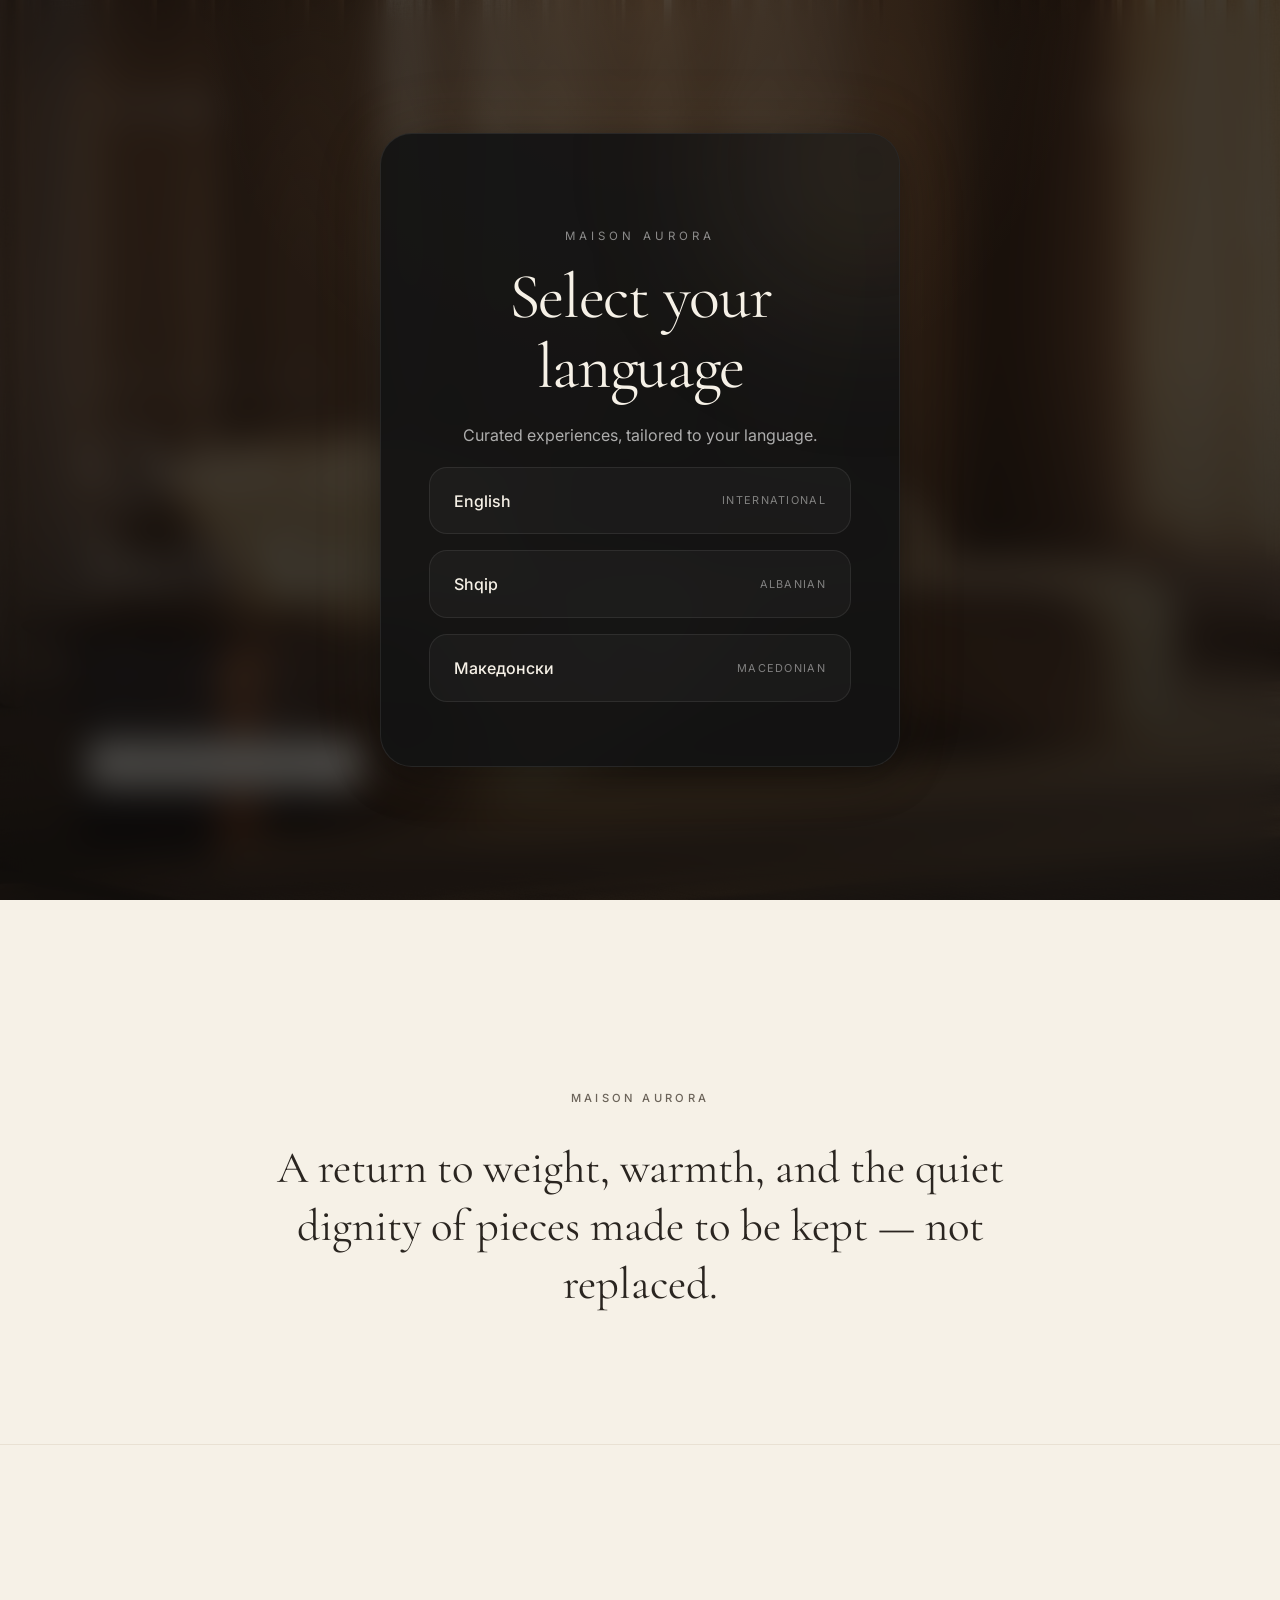
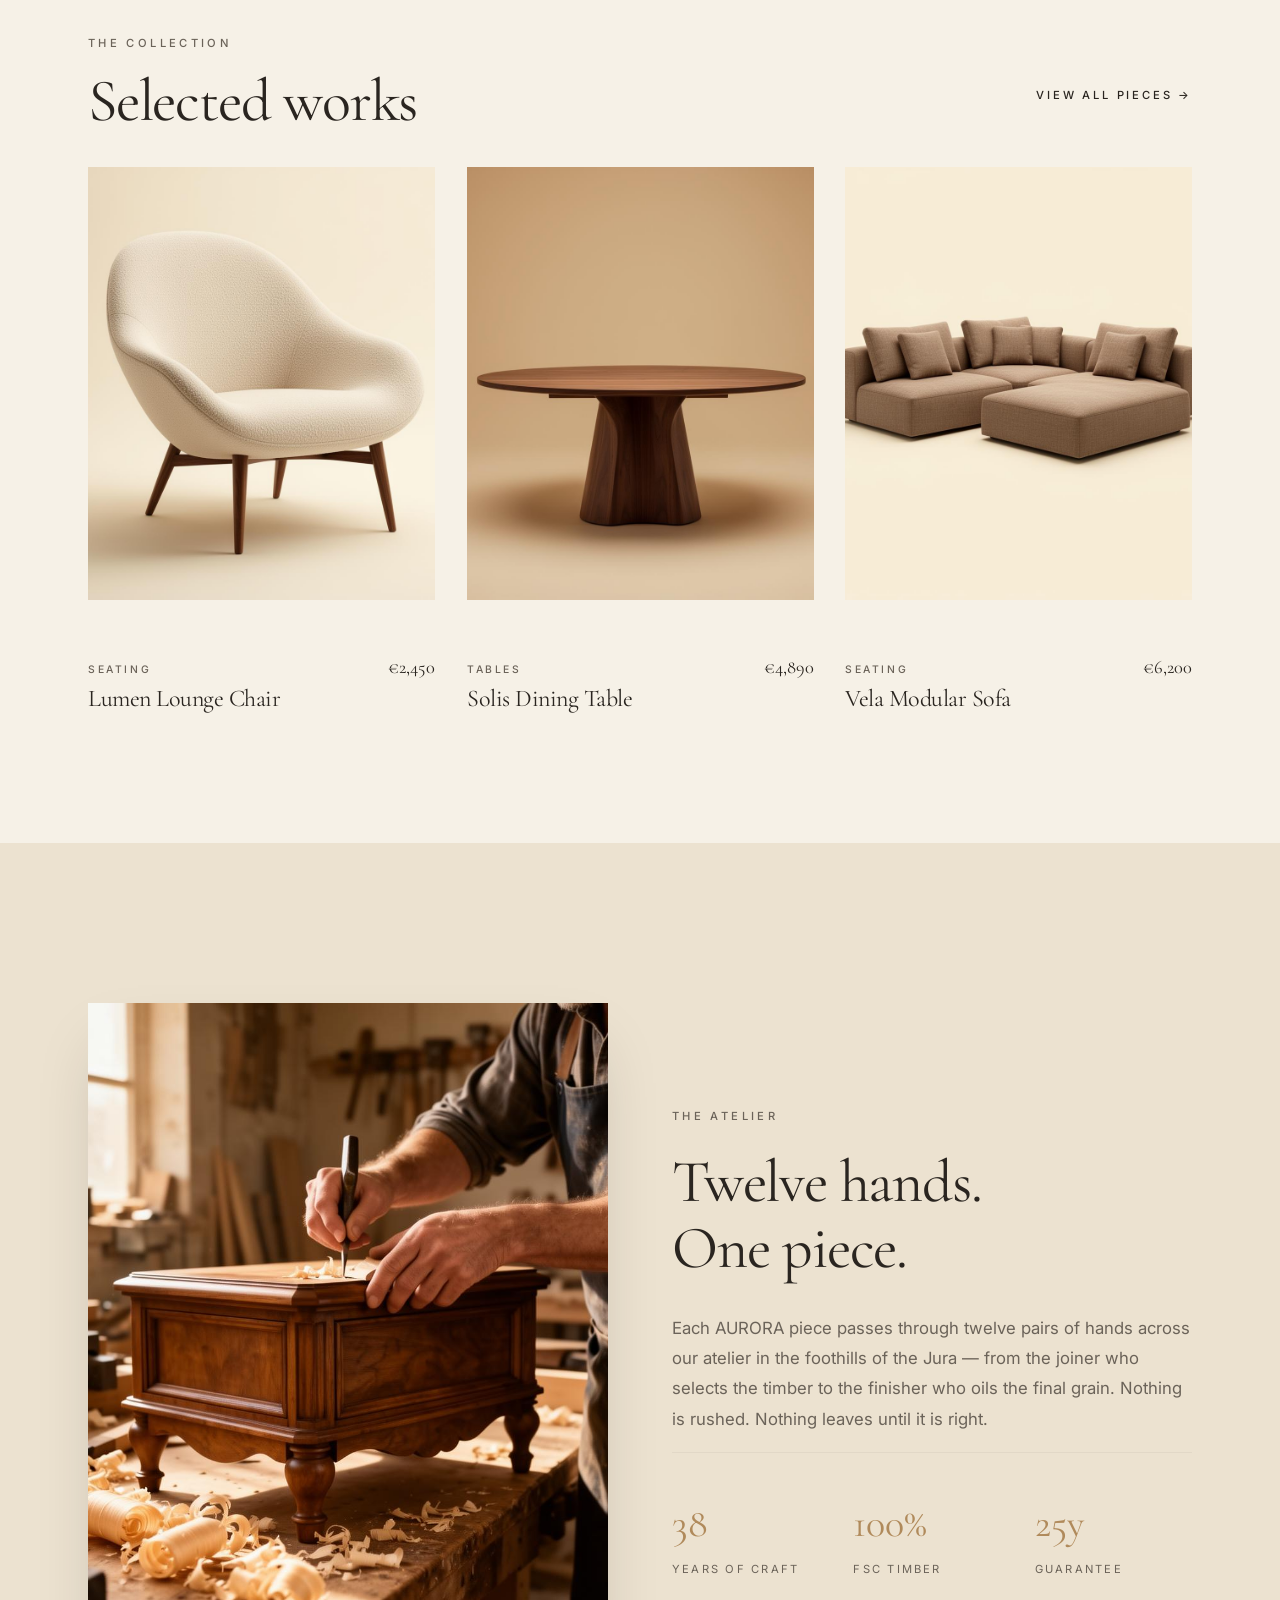
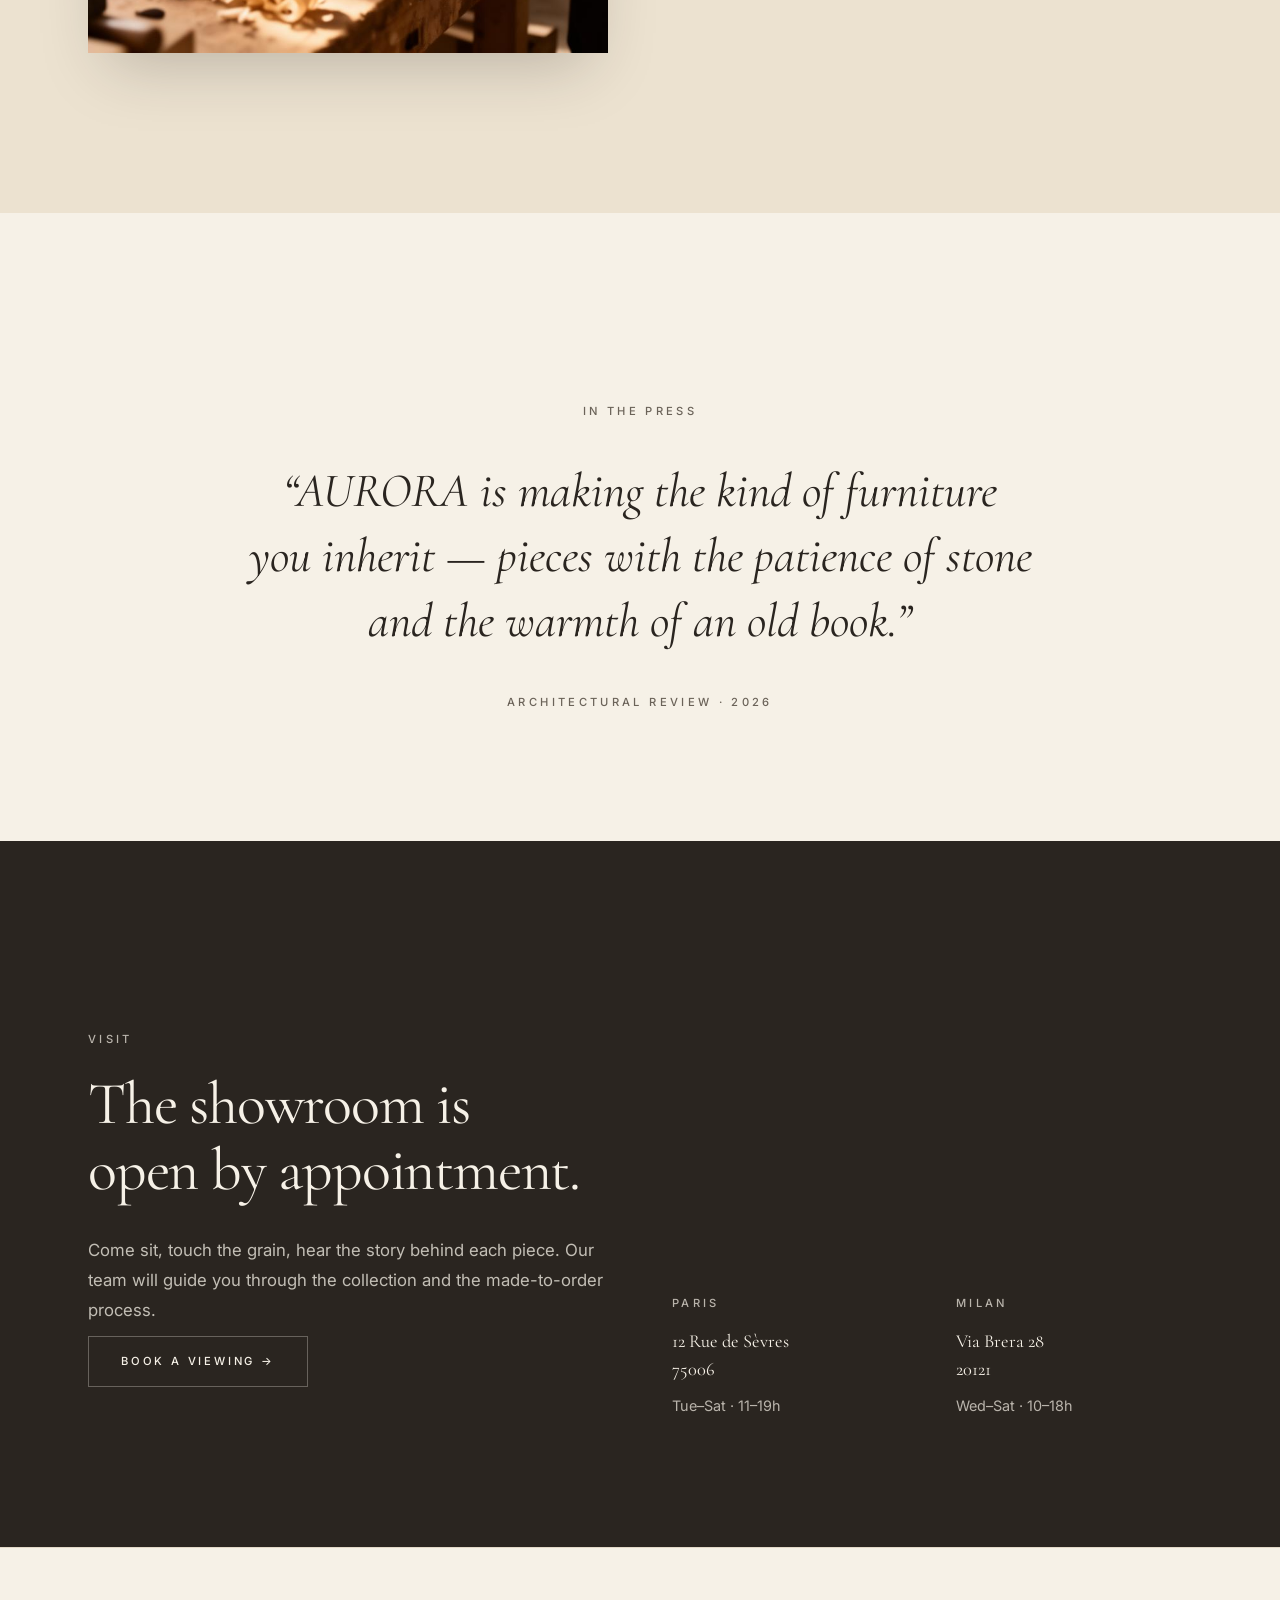
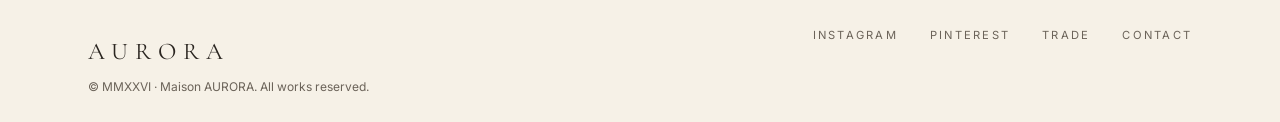
<file: index.html>
<!doctype html>
<html lang="en">
<head>
<meta charset="utf-8" />
<meta name="viewport" content="width=device-width, initial-scale=1" />
<title>AURORA</title>
<meta name="description" content="AURORA crafts timeless furniture in solid wood and natural fibres. Pieces designed for a lifetime of living." />
<link rel="preconnect" href="https://fonts.googleapis.com">
<link rel="preconnect" href="https://fonts.gstatic.com" crossorigin>
<link href="https://fonts.googleapis.com/css2?family=Cormorant+Garamond:wght@300;400;500&family=Inter:wght@300;400;500;600&display=swap" rel="stylesheet">
<link rel="stylesheet" href="styles.css" />
</head>
<body>

<div class="lang-popup" id="langPopup">
  <div class="lang-card">
    <div class="lang-glow"></div>

    <p class="lang-mini">Maison AURORA</p>
    <h2>Select your language</h2>
    <p class="lang-sub">
      Curated experiences, tailored to your language.
    </p>

    <div class="lang-options">
        <a class="lang-btn" href="#" onclick="setLanguage('en'); return false;">
          <span>English</span>
          <small>International</small>
        </a>

        <a class="lang-btn" href="./index-al.html">
          <span>Shqip</span>
          <small>Albanian</small>
        </a>

        <a class="lang-btn" href="./index-mk.html">
          <span>Македонски</span>
          <small>Macedonian</small>
        </a>
    </div>
  </div>
</div>

<header class="nav">
  <div class="nav-inner">
    <a href="#" class="logo"><img src="./assets/white-logo-noback.png" height="150px" alt=""></a>
    <nav class="nav-links">
      <a href="#collection">Collection</a>
      <a href="#craft">Craft</a>
      <a href="#journal">Journal</a>
      <a href="#visit">Visit</a>
    </nav>
    <a href="#collection" class="nav-cta">Showroom →</a>
  </div>
</header>

<section class="hero">
  <img src="assets/aurora-hero.jpg" alt="Curved bouclé sofa in a sunlit minimalist interior" class="hero-img" />
  <div class="hero-overlay"></div>
  <div class="hero-tint"></div>
  <div class="hero-content">
    <p class="eyebrow eyebrow-light">Spring Collection · MMXXVI</p>
    <h1>Quiet objects,<br/>built for a lifetime.</h1>
    <p class="hero-lead">AURORA designs and makes heirloom furniture from solid wood, natural stone and woven fibre — shaped slowly, by hand, in our atelier.</p>
    <div class="hero-actions">
      <a href="#collection" class="btn btn-primary">Discover Collection <span>→</span></a>
      <a href="#craft" class="link-light">Our craft</a>
    </div>
  </div>
</section>

<section class="intro">
  <div class="container narrow center">
    <p class="eyebrow">Maison AURORA</p>
    <p class="intro-text">A return to weight, warmth, and the quiet dignity of pieces made to be kept — not replaced.</p>
  </div>
</section>

<section id="collection" class="collection">
  <div class="container">
    <div class="section-head">
      <div>
        <p class="eyebrow">The Collection</p>
        <h2>Selected works</h2>
      </div>
      <a href="#" class="link-dark">View all pieces →</a>
    </div>
    <div class="grid">
      <article class="card">
        <div class="card-img"><img src="assets/aurora-chair.jpg" alt="Lumen Lounge Chair" loading="lazy" /></div>
        <div class="card-meta">
          <div>
            <p class="cat">Seating</p>
            <h3>Lumen Lounge Chair</h3>
          </div>
          <p class="price">€2,450</p>
        </div>
      </article>
      <article class="card">
        <div class="card-img"><img src="assets/aurora-table.jpg" alt="Solis Dining Table" loading="lazy" /></div>
        <div class="card-meta">
          <div>
            <p class="cat">Tables</p>
            <h3>Solis Dining Table</h3>
          </div>
          <p class="price">€4,890</p>
        </div>
      </article>
      <article class="card">
        <div class="card-img"><img src="assets/aurora-sofa.jpg" alt="Vela Modular Sofa" loading="lazy" /></div>
        <div class="card-meta">
          <div>
            <p class="cat">Seating</p>
            <h3>Vela Modular Sofa</h3>
          </div>
          <p class="price">€6,200</p>
        </div>
      </article>
    </div>
  </div>
</section>

<section id="craft" class="craft">
  <div class="container craft-grid">
    <div class="craft-img"><img src="assets/aurora-craft.jpg" alt="Craftsman shaping wood in the AURORA atelier" loading="lazy" /></div>
    <div class="craft-text">
      <p class="eyebrow">The Atelier</p>
      <h2>Twelve hands.<br/>One piece.</h2>
      <p class="body">Each AURORA piece passes through twelve pairs of hands across our atelier in the foothills of the Jura — from the joiner who selects the timber to the finisher who oils the final grain. Nothing is rushed. Nothing leaves until it is right.</p>
      <dl class="stats">
        <div><dt>38</dt><dd>Years of craft</dd></div>
        <div><dt>100%</dt><dd>FSC timber</dd></div>
        <div><dt>25y</dt><dd>Guarantee</dd></div>
      </dl>
    </div>
  </div>
</section>

<section id="journal" class="quote">
  <div class="container narrow center">
    <p class="eyebrow">In the Press</p>
    <blockquote>“AURORA is making the kind of furniture you inherit — pieces with the patience of stone and the warmth of an old book.”</blockquote>
    <p class="cite">Architectural Review · 2026</p>
  </div>
</section>

<section id="visit" class="visit">
  <div class="container visit-grid">
    <div>
      <p class="eyebrow eyebrow-light">Visit</p>
      <h2 class="light">The showroom is<br/>open by appointment.</h2>
      <p class="body light">Come sit, touch the grain, hear the story behind each piece. Our team will guide you through the collection and the made-to-order process.</p>
      <a href="#" class="btn btn-outline">Book a viewing →</a>
    </div>
    <div class="addresses">
      <div>
        <p class="eyebrow eyebrow-light">Paris</p>
        <p class="addr">12 Rue de Sèvres<br/>75006</p>
        <p class="muted-light">Tue–Sat · 11–19h</p>
      </div>
      <div>
        <p class="eyebrow eyebrow-light">Milan</p>
        <p class="addr">Via Brera 28<br/>20121</p>
        <p class="muted-light">Wed–Sat · 10–18h</p>
      </div>
    </div>
  </div>
</section>

<footer class="footer">
  <div class="container footer-inner">
    <div>
      <p class="logo dark">AURORA</p>
      <p class="muted small">© MMXXVI · Maison AURORA. All works reserved.</p>
    </div>
    <div class="footer-links">
      <a href="#">Instagram</a>
      <a href="#">Pinterest</a>
      <a href="#">Trade</a>
      <a href="#">Contact</a>
    </div>
  </div>
</footer>

<script>
const observer = new IntersectionObserver((entries) => {
  entries.forEach((entry) => {
    if (entry.isIntersecting) {
      entry.target.classList.add("show");
    }
  });
}, {
  threshold: 0.15
});

document.querySelectorAll(`
  h1, h2, h3,
  p,
  .card,
  .craft-img,
  .btn,
  .addresses > div,
  blockquote,
  .section-head,
  .hero-actions
`).forEach((el) => {
  el.classList.add("hidden");
  observer.observe(el);
});

function setLanguage(lang) {
  const popup = document.getElementById("langPopup");

  popup.style.transform = "scale(0.98)";
  popup.style.opacity = "0";

  setTimeout(() => {
    popup.style.display = "none";
  }, 500);
}
</script>
</body>
</html>
</file>
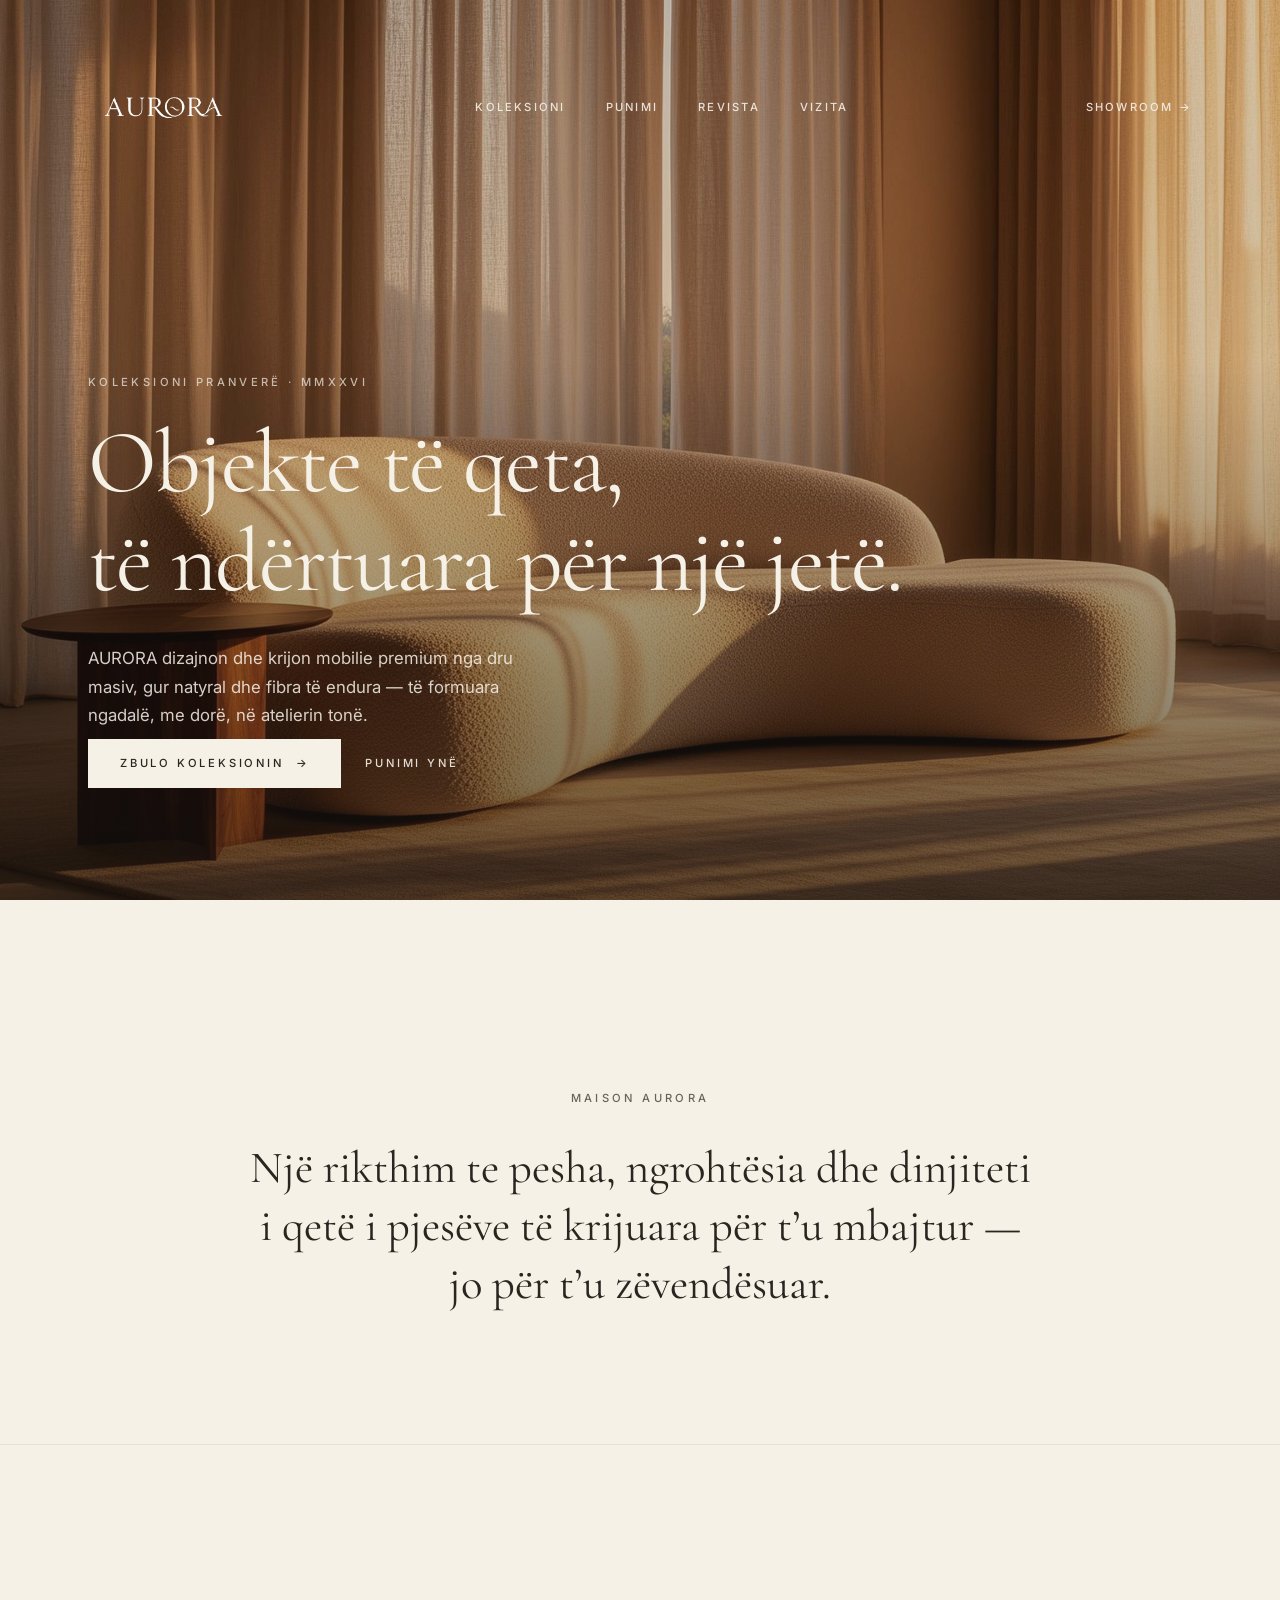
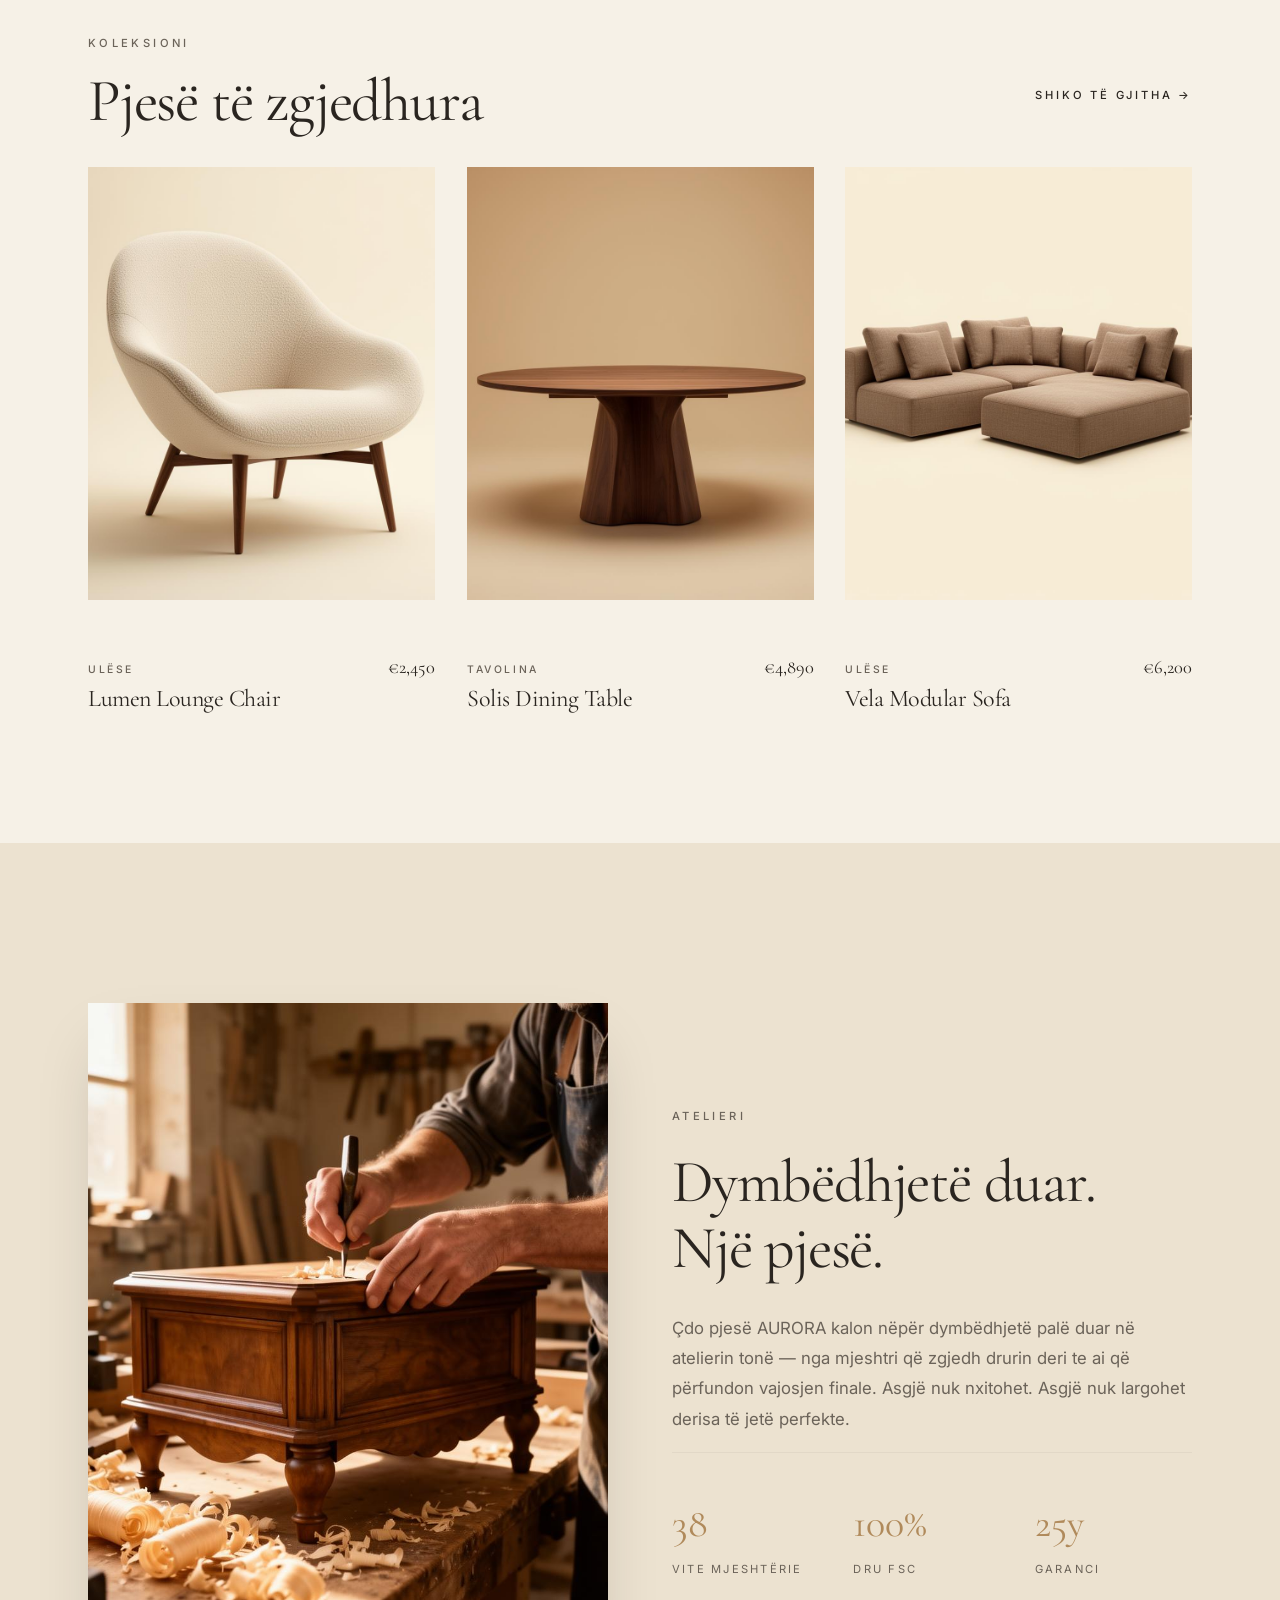
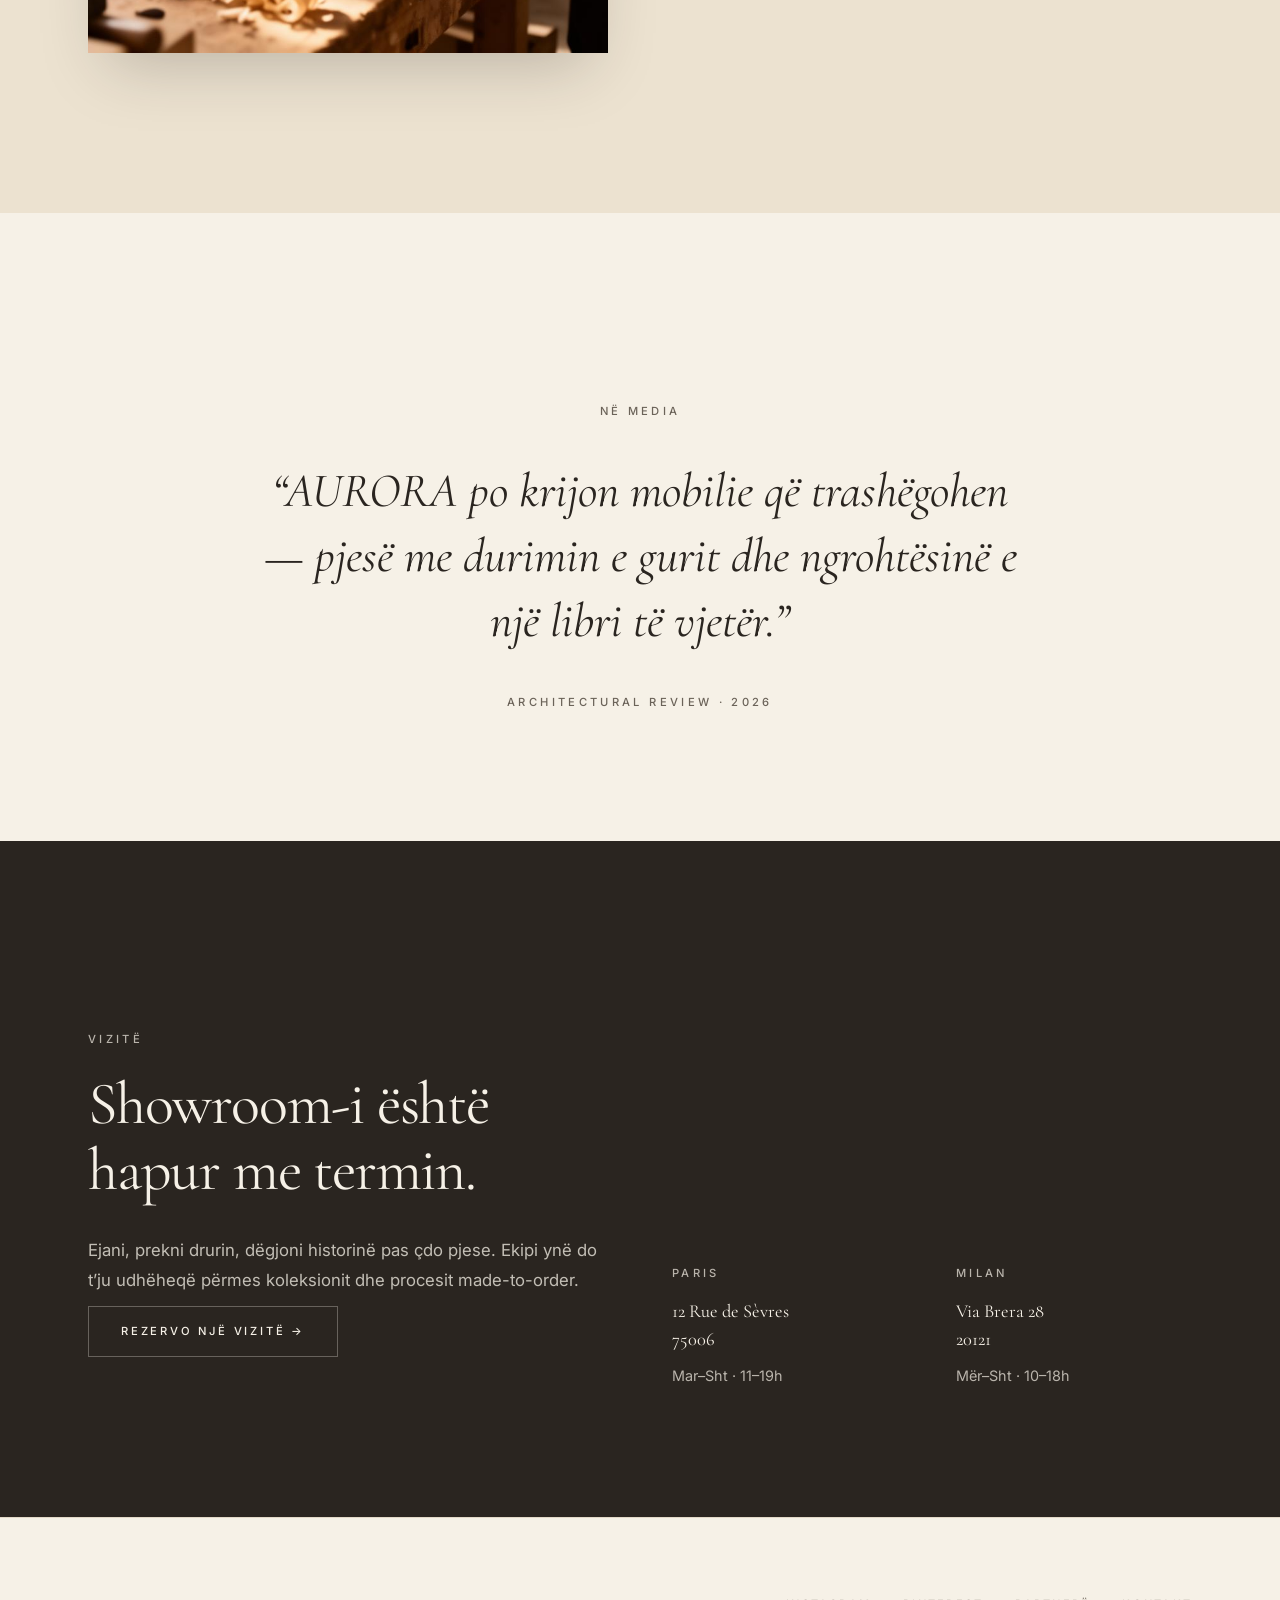
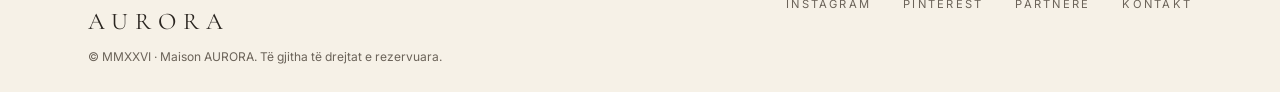
<file: index-al.html>
<!doctype html>
<html lang="sq">
<head>
<meta charset="utf-8" />
<meta name="viewport" content="width=device-width, initial-scale=1" />

<title>AURORA</title>

<meta name="description" content="AURORA krijon mobilie elegante nga dru masiv dhe materiale natyrale — pjesë të ndërtuara për një jetë." />

<link rel="preconnect" href="https://fonts.googleapis.com">
<link rel="preconnect" href="https://fonts.gstatic.com" crossorigin>

<link href="https://fonts.googleapis.com/css2?family=Cormorant+Garamond:wght@300;400;500&family=Inter:wght@300;400;500;600&display=swap" rel="stylesheet">

<link rel="stylesheet" href="styles.css" />
</head>

<body>

<header class="nav">
  <div class="nav-inner">

    <a href="#" class="logo">
      <img src="./assets/white-logo-noback.png" height="150px" alt="AURORA Logo">
    </a>

    <nav class="nav-links">
      <a href="#collection">Koleksioni</a>
      <a href="#craft">Punimi</a>
      <a href="#journal">Revista</a>
      <a href="#visit">Vizita</a>
    </nav>

    <a href="#collection" class="nav-cta">
      Showroom →
    </a>

  </div>
</header>

<section class="hero">

  <img
    src="assets/aurora-hero.jpg"
    alt="Mobilie moderne AURORA"
    class="hero-img"
  />

  <div class="hero-overlay"></div>
  <div class="hero-tint"></div>

  <div class="hero-content">

    <p class="eyebrow eyebrow-light">
      Koleksioni Pranverë · MMXXVI
    </p>

    <h1>
      Objekte të qeta,<br>
      të ndërtuara për një jetë.
    </h1>

    <p class="hero-lead">
      AURORA dizajnon dhe krijon mobilie premium nga dru masiv,
      gur natyral dhe fibra të endura — të formuara ngadalë,
      me dorë, në atelierin tonë.
    </p>

    <div class="hero-actions">

      <a href="#collection" class="btn btn-primary">
        Zbulo Koleksionin <span>→</span>
      </a>

      <a href="#craft" class="link-light">
        Punimi ynë
      </a>

    </div>
  </div>
</section>

<section class="intro">
  <div class="container narrow center">

    <p class="eyebrow">
      Maison AURORA
    </p>

    <p class="intro-text">
      Një rikthim te pesha, ngrohtësia dhe dinjiteti i qetë
      i pjesëve të krijuara për t’u mbajtur —
      jo për t’u zëvendësuar.
    </p>

  </div>
</section>

<section id="collection" class="collection">

  <div class="container">

    <div class="section-head">

      <div>
        <p class="eyebrow">Koleksioni</p>
        <h2>Pjesë të zgjedhura</h2>
      </div>

      <a href="#" class="link-dark">
        Shiko të gjitha →
      </a>

    </div>

    <div class="grid">

      <article class="card">

        <div class="card-img">
          <img src="assets/aurora-chair.jpg" alt="Karrigia Lumen" loading="lazy">
        </div>

        <div class="card-meta">

          <div>
            <p class="cat">Ulëse</p>
            <h3>Lumen Lounge Chair</h3>
          </div>

          <p class="price">€2,450</p>

        </div>
      </article>

      <article class="card">

        <div class="card-img">
          <img src="assets/aurora-table.jpg" alt="Tavolina Solis" loading="lazy">
        </div>

        <div class="card-meta">

          <div>
            <p class="cat">Tavolina</p>
            <h3>Solis Dining Table</h3>
          </div>

          <p class="price">€4,890</p>

        </div>
      </article>

      <article class="card">

        <div class="card-img">
          <img src="assets/aurora-sofa.jpg" alt="Sofa Vela" loading="lazy">
        </div>

        <div class="card-meta">

          <div>
            <p class="cat">Ulëse</p>
            <h3>Vela Modular Sofa</h3>
          </div>

          <p class="price">€6,200</p>

        </div>
      </article>

    </div>
  </div>
</section>

<section id="craft" class="craft">

  <div class="container craft-grid">

    <div class="craft-img">
      <img
        src="assets/aurora-craft.jpg"
        alt="Punim druri në atelierin AURORA"
        loading="lazy"
      >
    </div>

    <div class="craft-text">

      <p class="eyebrow">
        Atelieri
      </p>

      <h2>
        Dymbëdhjetë duar.<br>
        Një pjesë.
      </h2>

      <p class="body">
        Çdo pjesë AURORA kalon nëpër dymbëdhjetë palë duar
        në atelierin tonë — nga mjeshtri që zgjedh drurin
        deri te ai që përfundon vajosjen finale.
        Asgjë nuk nxitohet.
        Asgjë nuk largohet derisa të jetë perfekte.
      </p>

      <dl class="stats">

        <div>
          <dt>38</dt>
          <dd>Vite mjeshtërie</dd>
        </div>

        <div>
          <dt>100%</dt>
          <dd>Dru FSC</dd>
        </div>

        <div>
          <dt>25y</dt>
          <dd>Garanci</dd>
        </div>

      </dl>

    </div>
  </div>
</section>

<section id="journal" class="quote">

  <div class="container narrow center">

    <p class="eyebrow">
      Në Media
    </p>

    <blockquote>
      “AURORA po krijon mobilie që trashëgohen —
      pjesë me durimin e gurit dhe ngrohtësinë
      e një libri të vjetër.”
    </blockquote>

    <p class="cite">
      Architectural Review · 2026
    </p>

  </div>
</section>

<section id="visit" class="visit">

  <div class="container visit-grid">

    <div>

      <p class="eyebrow eyebrow-light">
        Vizitë
      </p>

      <h2 class="light">
        Showroom-i është<br>
        hapur me termin.
      </h2>

      <p class="body light">
        Ejani, prekni drurin, dëgjoni historinë pas çdo pjese.
        Ekipi ynë do t’ju udhëheqë përmes koleksionit
        dhe procesit made-to-order.
      </p>

      <a href="#" class="btn btn-outline">
        Rezervo një vizitë →
      </a>

    </div>

    <div class="addresses">

      <div>

        <p class="eyebrow eyebrow-light">
          Paris
        </p>

        <p class="addr">
          12 Rue de Sèvres<br>
          75006
        </p>

        <p class="muted-light">
          Mar–Sht · 11–19h
        </p>

      </div>

      <div>

        <p class="eyebrow eyebrow-light">
          Milan
        </p>

        <p class="addr">
          Via Brera 28<br>
          20121
        </p>

        <p class="muted-light">
          Mër–Sht · 10–18h
        </p>

      </div>

    </div>
  </div>
</section>

<footer class="footer">

  <div class="container footer-inner">

    <div>

      <p class="logo dark">
        AURORA
      </p>

      <p class="muted small">
        © MMXXVI · Maison AURORA.
        Të gjitha të drejtat e rezervuara.
      </p>

    </div>

    <div class="footer-links">
      <a href="#">Instagram</a>
      <a href="#">Pinterest</a>
      <a href="#">Partnerë</a>
      <a href="#">Kontakt</a>
    </div>

  </div>
</footer>

<script>
const observer = new IntersectionObserver((entries) => {
  entries.forEach((entry) => {
    if (entry.isIntersecting) {
      entry.target.classList.add("show");
    }
  });
}, {
  threshold: 0.15
});

document.querySelectorAll(`
  h1, h2, h3,
  p,
  .card,
  .craft-img,
  .btn,
  .addresses > div,
  blockquote,
  .section-head,
  .hero-actions
`).forEach((el) => {
  el.classList.add("hidden");
  observer.observe(el);
});

</script>
</body>
</html>
</file>
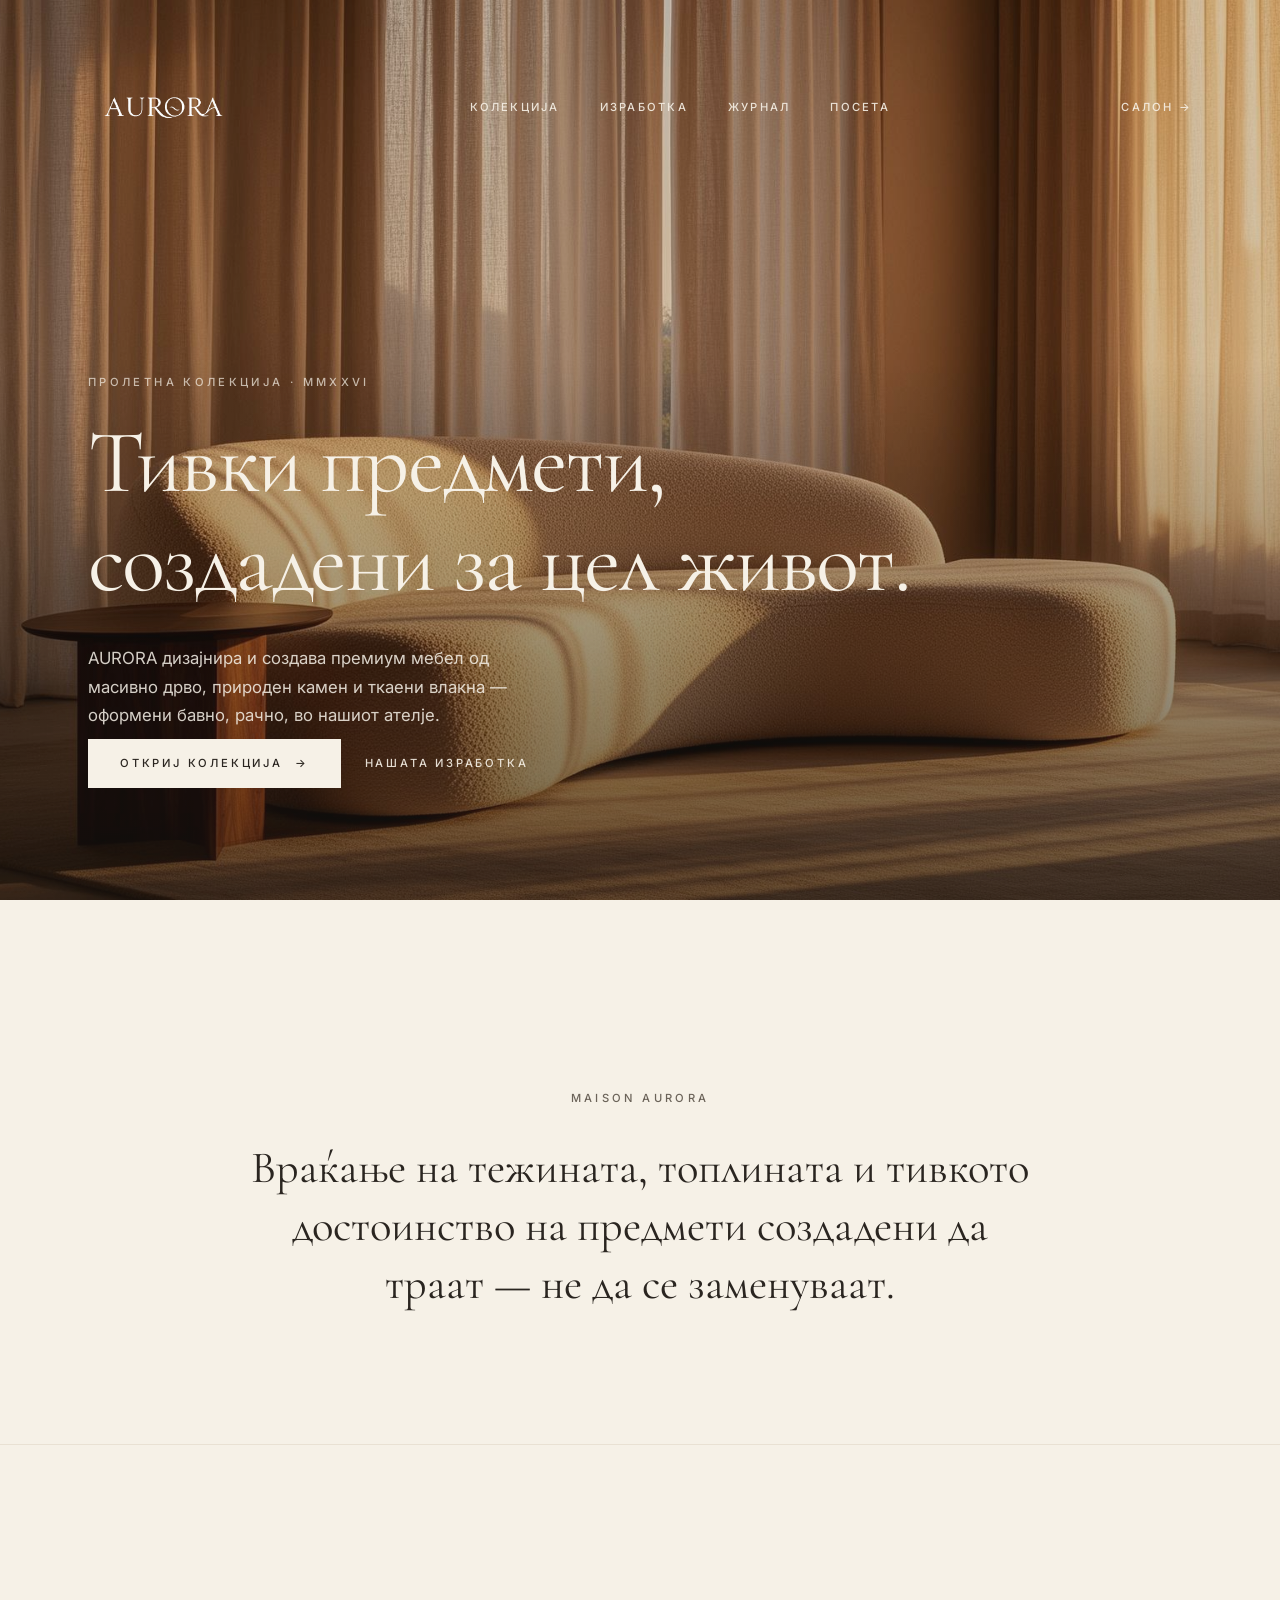
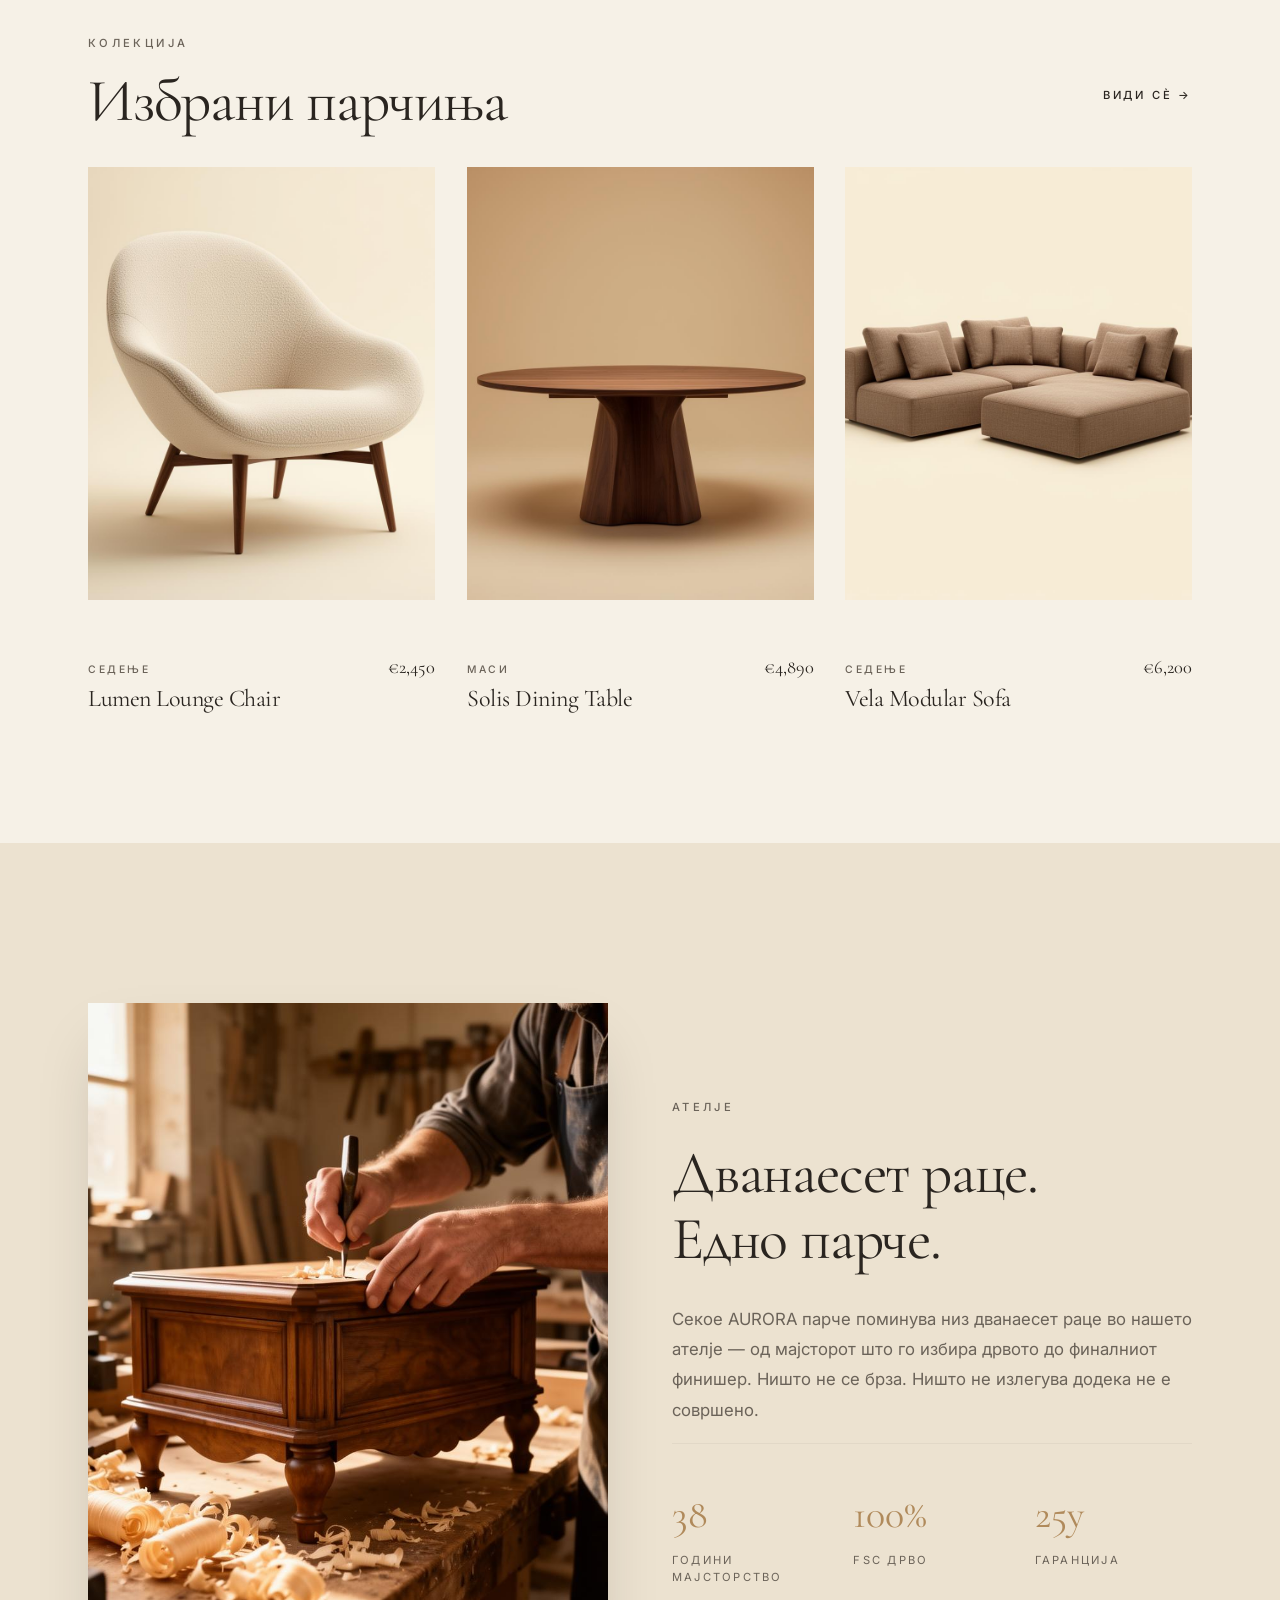
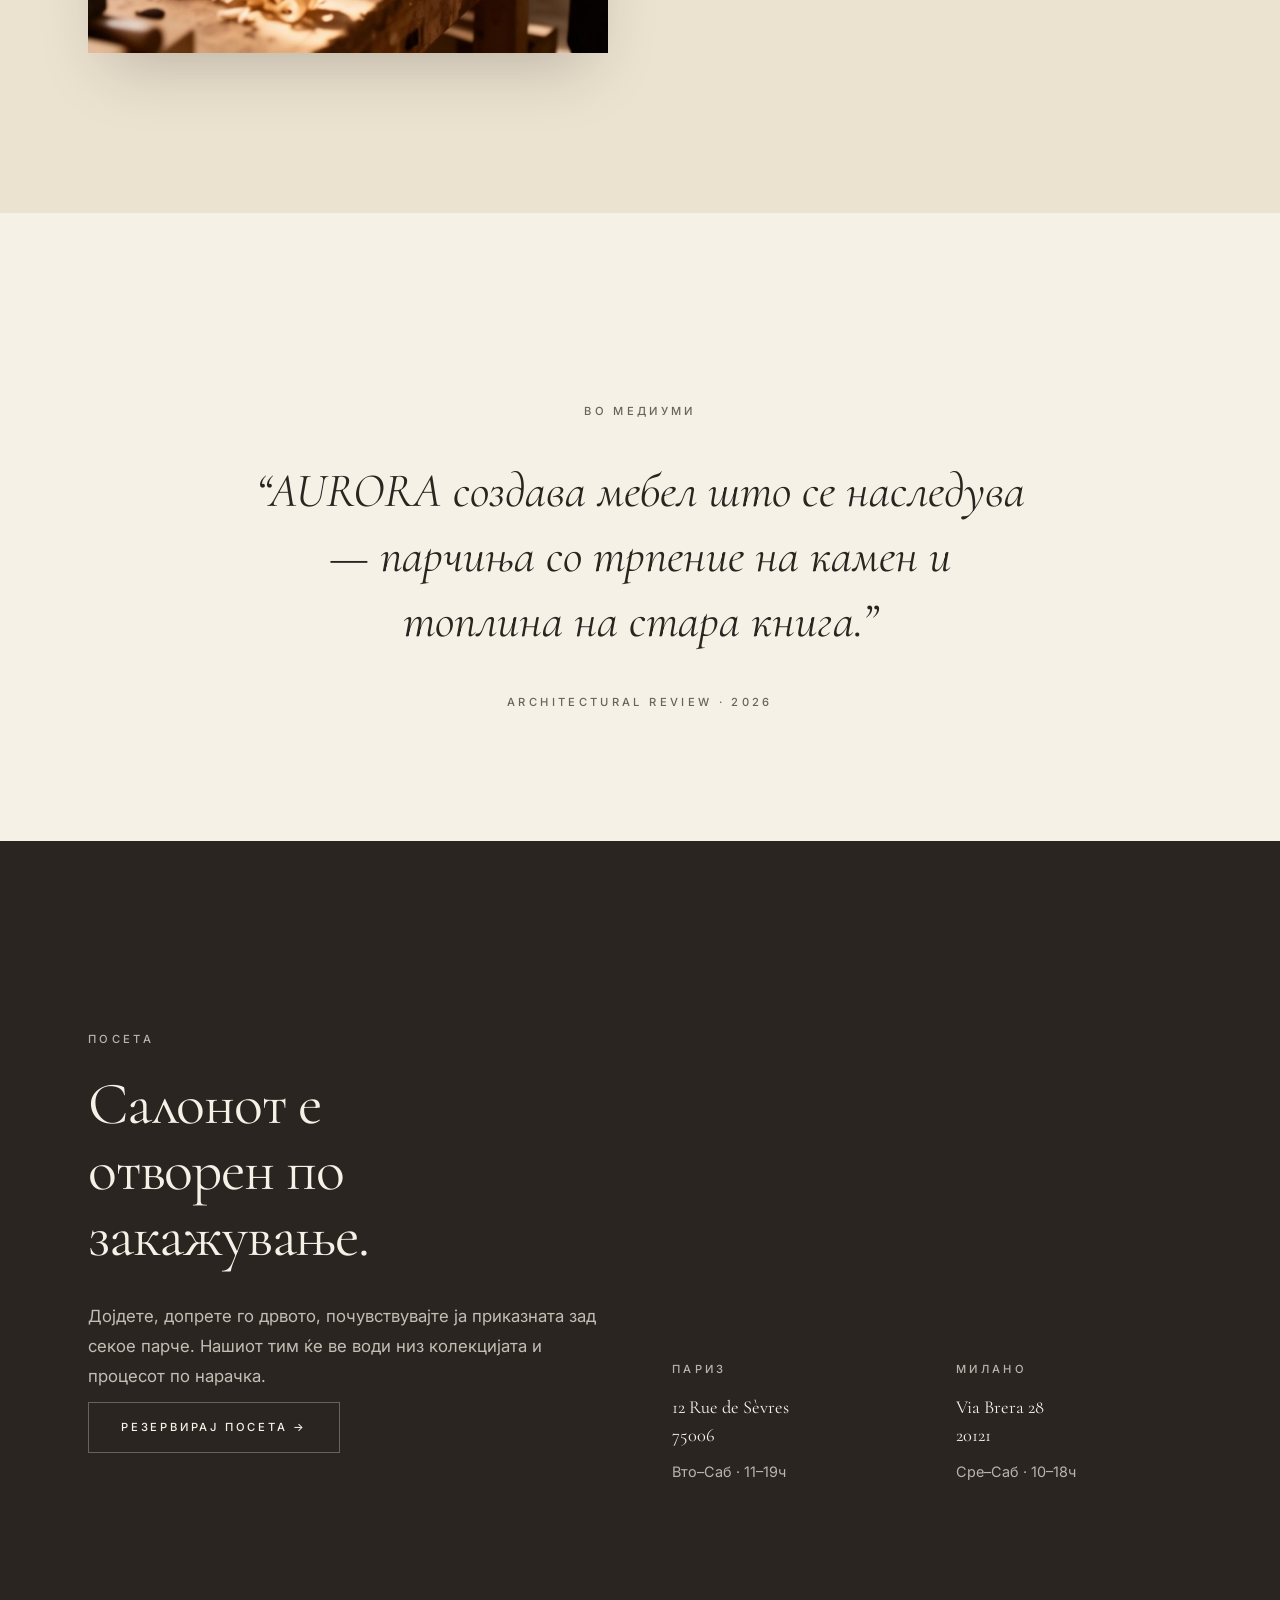
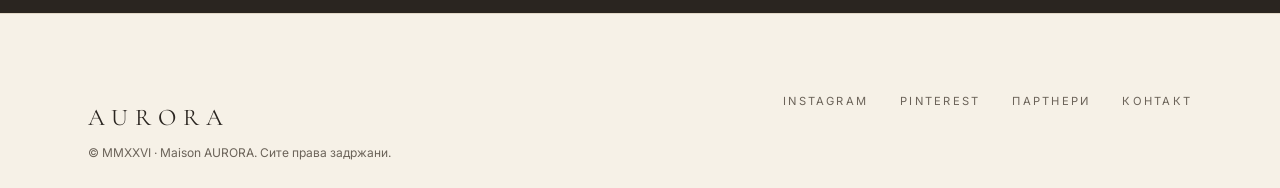
<file: index-mk.html>
<!doctype html>
<html lang="mk">
<head>
<meta charset="utf-8" />
<meta name="viewport" content="width=device-width, initial-scale=1" />

<title>AURORA</title>

<meta name="description" content="AURORA создава елегантен мебел од масивно дрво и природни материјали — парчиња направени за цел живот." />

<link rel="preconnect" href="https://fonts.googleapis.com">
<link rel="preconnect" href="https://fonts.gstatic.com" crossorigin>

<link href="https://fonts.googleapis.com/css2?family=Cormorant+Garamond:wght@300;400;500&family=Inter:wght@300;400;500;600&display=swap" rel="stylesheet">

<link rel="stylesheet" href="styles.css" />
</head>

<body>

<header class="nav">
  <div class="nav-inner">

    <a href="#" class="logo">
      <img src="./assets/white-logo-noback.png" height="150px" alt="AURORA Logo">
    </a>

    <nav class="nav-links">
      <a href="#collection">Колекција</a>
      <a href="#craft">Изработка</a>
      <a href="#journal">Журнал</a>
      <a href="#visit">Посета</a>
    </nav>

    <a href="#collection" class="nav-cta">
      Салон →
    </a>

  </div>
</header>

<section class="hero">

  <img
    src="assets/aurora-hero.jpg"
    alt="Модерен мебел AURORA"
    class="hero-img"
  />

  <div class="hero-overlay"></div>
  <div class="hero-tint"></div>

  <div class="hero-content">

    <p class="eyebrow eyebrow-light">
      Пролетна колекција · MMXXVI
    </p>

    <h1>
      Тивки предмети,<br>
      создадени за цел живот.
    </h1>

    <p class="hero-lead">
      AURORA дизајнира и создава премиум мебел од масивно дрво,
      природен камен и ткаени влакна — оформени бавно,
      рачно, во нашиот ателје.
    </p>

    <div class="hero-actions">

      <a href="#collection" class="btn btn-primary">
        Откриј колекција <span>→</span>
      </a>

      <a href="#craft" class="link-light">
        Нашата изработка
      </a>

    </div>
  </div>
</section>

<section class="intro">
  <div class="container narrow center">

    <p class="eyebrow">
      Maison AURORA
    </p>

    <p class="intro-text">
      Враќање на тежината, топлината и тивкото достоинство
      на предмети создадени да траат —
      не да се заменуваат.
    </p>

  </div>
</section>

<section id="collection" class="collection">

  <div class="container">

    <div class="section-head">

      <div>
        <p class="eyebrow">Колекција</p>
        <h2>Избрани парчиња</h2>
      </div>

      <a href="#" class="link-dark">
        Види сè →
      </a>

    </div>

    <div class="grid">

      <article class="card">

        <div class="card-img">
          <img src="assets/aurora-chair.jpg" alt="Lumen стол" loading="lazy">
        </div>

        <div class="card-meta">

          <div>
            <p class="cat">Седење</p>
            <h3>Lumen Lounge Chair</h3>
          </div>

          <p class="price">€2,450</p>

        </div>
      </article>

      <article class="card">

        <div class="card-img">
          <img src="assets/aurora-table.jpg" alt="Solis маса" loading="lazy">
        </div>

        <div class="card-meta">

          <div>
            <p class="cat">Маси</p>
            <h3>Solis Dining Table</h3>
          </div>

          <p class="price">€4,890</p>

        </div>
      </article>

      <article class="card">

        <div class="card-img">
          <img src="assets/aurora-sofa.jpg" alt="Vela софа" loading="lazy">
        </div>

        <div class="card-meta">

          <div>
            <p class="cat">Седење</p>
            <h3>Vela Modular Sofa</h3>
          </div>

          <p class="price">€6,200</p>

        </div>
      </article>

    </div>
  </div>
</section>

<section id="craft" class="craft">

  <div class="container craft-grid">

    <div class="craft-img">
      <img
        src="assets/aurora-craft.jpg"
        alt="Работа во ателје"
        loading="lazy"
      >
    </div>

    <div class="craft-text">

      <p class="eyebrow">
        Ателје
      </p>

      <h2>
        Дванаесет раце.<br>
        Едно парче.
      </h2>

      <p class="body">
        Секое AURORA парче поминува низ дванаесет раце во нашето ателје —
        од мајсторот што го избира дрвото до финалниот финишер.
        Ништо не се брза.
        Ништо не излегува додека не е совршено.
      </p>

      <dl class="stats">

        <div>
          <dt>38</dt>
          <dd>Години мајсторство</dd>
        </div>

        <div>
          <dt>100%</dt>
          <dd>FSC дрво</dd>
        </div>

        <div>
          <dt>25y</dt>
          <dd>Гаранција</dd>
        </div>

      </dl>

    </div>
  </div>
</section>

<section id="journal" class="quote">

  <div class="container narrow center">

    <p class="eyebrow">
      Во медиуми
    </p>

    <blockquote>
      “AURORA создава мебел што се наследува —
      парчиња со трпение на камен и топлина на стара книга.”
    </blockquote>

    <p class="cite">
      Architectural Review · 2026
    </p>

  </div>
</section>

<section id="visit" class="visit">

  <div class="container visit-grid">

    <div>

      <p class="eyebrow eyebrow-light">
        Посета
      </p>

      <h2 class="light">
        Салонот е<br>
        отворен по закажување.
      </h2>

      <p class="body light">
        Дојдете, допрете го дрвото, почувствувајте ја приказната зад секое парче.
        Нашиот тим ќе ве води низ колекцијата и процесот по нарачка.
      </p>

      <a href="#" class="btn btn-outline">
        Резервирај посета →
      </a>

    </div>

    <div class="addresses">

      <div>

        <p class="eyebrow eyebrow-light">
          Париз
        </p>

        <p class="addr">
          12 Rue de Sèvres<br>
          75006
        </p>

        <p class="muted-light">
          Вто–Саб · 11–19ч
        </p>

      </div>

      <div>

        <p class="eyebrow eyebrow-light">
          Милано
        </p>

        <p class="addr">
          Via Brera 28<br>
          20121
        </p>

        <p class="muted-light">
          Сре–Саб · 10–18ч
        </p>

      </div>

    </div>
  </div>
</section>

<footer class="footer">

  <div class="container footer-inner">

    <div>

      <p class="logo dark">
        AURORA
      </p>

      <p class="muted small">
        © MMXXVI · Maison AURORA.
        Сите права задржани.
      </p>

    </div>

    <div class="footer-links">
      <a href="#">Instagram</a>
      <a href="#">Pinterest</a>
      <a href="#">Партнери</a>
      <a href="#">Контакт</a>
    </div>

  </div>
</footer>

<script>
const observer = new IntersectionObserver((entries) => {
  entries.forEach((entry) => {
    if (entry.isIntersecting) {
      entry.target.classList.add("show");
    }
  });
}, {
  threshold: 0.15
});

document.querySelectorAll(`
  h1, h2, h3,
  p,
  .card,
  .craft-img,
  .btn,
  .addresses > div,
  blockquote,
  .section-head,
  .hero-actions
`).forEach((el) => {
  el.classList.add("hidden");
  observer.observe(el);
});
</script>

</body>
</html>
</file>
<file: styles.css>
:root {
  --bg: #f6f1e7;
  --fg: #2a2520;
  --muted: #6b6359;
  --border: #e2d8c7;
  --secondary: #ece2d0;
  --primary: #2a2520;
  --primary-fg: #f6f1e7;
  --accent: #b08a5b;
  --serif: 'Cormorant Garamond', Georgia, serif;
  --sans: 'Inter', system-ui, -apple-system, sans-serif;
}

* { box-sizing: border-box; margin: 0; padding: 0; }
html { scroll-behavior: smooth; }
body {
  font-family: var(--sans);
  background: var(--bg);
  color: var(--fg);
  -webkit-font-smoothing: antialiased;
  line-height: 1.5;
}
/* LANGUAGE POPUP */

.lang-popup {
  position: fixed;
  inset: 0;
  z-index: 9999;

  display: flex;
  align-items: center;
  justify-content: center;

  background:
    radial-gradient(circle at top, rgba(176,138,91,0.18), transparent 40%),
    rgba(10,10,10,0.72);

  backdrop-filter: blur(18px);
  animation: popupFade 1s ease;
}

@keyframes popupFade {
  from {
    opacity: 0;
    backdrop-filter: blur(0px);
  }
  to {
    opacity: 1;
    backdrop-filter: blur(18px);
  }
}

.lang-card {
  position: relative;
  overflow: hidden;

  width: min(92%, 520px);

  padding: 4rem 3rem;
  border-radius: 32px;

  background: rgba(20,20,20,0.92);

  border: 1px solid rgba(255,255,255,0.08);

  box-shadow:
    0 10px 40px rgba(0,0,0,0.4),
    0 0 80px rgba(176,138,91,0.08);

  text-align: center;

  animation: popupUp 1s cubic-bezier(0.16,1,0.3,1);
}

@keyframes popupUp {
  from {
    opacity: 0;
    transform: translateY(50px) scale(0.96);
  }
  to {
    opacity: 1;
    transform: translateY(0) scale(1);
  }
}

.lang-glow {
  position: absolute;
  width: 300px;
  height: 300px;
  background: rgba(176,138,91,0.12);
  border-radius: 50%;
  filter: blur(80px);

  top: -120px;
  right: -120px;
}

.lang-mini {
  font-size: 0.72rem;
  letter-spacing: 0.35em;
  text-transform: uppercase;
  color: rgba(255,255,255,0.5);
}

.lang-card h2 {
  margin-top: 1rem;
  font-size: clamp(2.5rem, 5vw, 4rem);
  color: #f6f1e7;
}

.lang-sub {
  margin-top: 1.2rem;
  color: rgba(255,255,255,0.65);
  line-height: 1.7;
}

.lang-options {
  margin-top: 3rem;

  display: grid;
  gap: 1rem;
}

.lang-btn {
  position: relative;

  display: flex;
  align-items: center;
  justify-content: space-between;

  width: 100%;

  padding: 1.3rem 1.5rem;

  background: rgba(255,255,255,0.03);

  border: 1px solid rgba(255,255,255,0.08);
  border-radius: 18px;

  color: #f6f1e7;

  cursor: pointer;

  transition:
    transform 0.4s cubic-bezier(0.16,1,0.3,1),
    background 0.4s,
    border-color 0.4s;
}

.lang-btn:hover {
  transform: translateY(-4px);
  background: rgba(176,138,91,0.12);
  border-color: rgba(176,138,91,0.4);
}

.lang-btn span {
  font-size: 1rem;
  font-weight: 500;
}

.lang-btn small {
  color: rgba(255,255,255,0.45);
  letter-spacing: 0.12em;
  text-transform: uppercase;
  font-size: 0.68rem;
}
img { display: block; max-width: 100%; }
a { color: inherit; text-decoration: none; }

h1, h2, h3 { font-family: var(--serif); font-weight: 400; letter-spacing: -0.02em; line-height: 1.1; }

.container { max-width: 1200px; margin: 0 auto; padding: 0 1.5rem; }
@media (min-width: 768px) { .container { padding: 0 3rem; } }
.narrow { max-width: 880px; }
.center { text-align: center; }

.eyebrow {
  font-size: 0.7rem;
  letter-spacing: 0.3em;
  text-transform: uppercase;
  color: var(--muted);
  font-weight: 500;
}
.eyebrow-light { color: rgba(246, 241, 231, 0.7); }

/* NAV */
.nav { position: absolute; top: 0; left: 0; right: 0; z-index: 50; }
.nav-inner {
  max-width: 1200px; margin: 0 auto;
  padding: 1.5rem;
  display: flex; align-items: center; justify-content: center;
}
@media (min-width: 768px) { .nav-inner { padding: 2rem 3rem; justify-content: space-between; } }
.logo {
  font-family: var(--serif);
  font-size: 1.5rem;
  letter-spacing: 0.3em;
  color: var(--bg);
}
.logo.dark { color: var(--fg); }
.nav-links { display: none; gap: 2.5rem; }
.nav-links a, .nav-cta {
  font-size: 0.7rem; font-weight: 500; text-transform: uppercase; letter-spacing: 0.2em;
  color: rgba(246, 241, 231, 0.9); transition: color 0.3s;
}
.nav-links a:hover, .nav-cta:hover { color: var(--bg); }
.nav-cta { display: none; }
@media (min-width: 768px) {
  .nav-links { display: flex; }
  .nav-cta { display: inline; }
}

/* HERO */
.hero {
  position: relative;
  height: 100vh;
  min-height: 640px;
  overflow: hidden;
  background: var(--primary);
}
.hero-img {
  position: absolute; inset: 0;
  width: 100%; height: 100%; object-fit: cover;
  animation: slowZoom 20s ease-out infinite alternate;
}
@keyframes slowZoom { from { transform: scale(1.05); } to { transform: scale(1.15); } }
.hero-overlay {
  position: absolute; inset: 0;
  background: linear-gradient(180deg, transparent 40%, rgba(20,16,12,0.55) 100%);
}
.hero-tint { position: absolute; inset: 0; background: rgba(42,37,32,0.2); }
.hero-content {
  position: relative; z-index: 10;
  max-width: 1200px; margin: 0 auto;
  height: 100%;
  display: flex; flex-direction: column; justify-content: flex-end;
  padding: 0 1.5rem 5rem;
  animation: fadeUp 1s cubic-bezier(0.16,1,0.3,1) both;
}
@media (min-width: 768px) { .hero-content { padding: 0 3rem 7rem; } }
.hero-content h1 {
  margin-top: 1.5rem;
  font-size: clamp(3rem, 7vw, 6rem);
  color: var(--bg);
}
.hero-lead {
  margin-top: 2rem; max-width: 28rem;
  color: rgba(246,241,231,0.85);
  font-size: 1.05rem; line-height: 1.7;
}
.hero-actions {
  margin-top: 2.5rem;
  display: flex; flex-wrap: wrap; gap: 1.5rem; align-items: center;
}
@keyframes fadeUp { from { opacity: 0; transform: translateY(24px); } to { opacity: 1; transform: translateY(0); } }

/* BUTTONS */
.btn {
  display: inline-flex; align-items: center; gap: 0.75rem;
  padding: 1rem 2rem;
  font-size: 0.7rem; font-weight: 500;
  text-transform: uppercase; letter-spacing: 0.25em;
  transition: background 0.3s, color 0.3s, border-color 0.3s;
}
.btn-primary { background: var(--bg); color: var(--fg); }
.btn-primary:hover { background: var(--accent); color: var(--bg); }
.btn-outline {
  margin-top: 2.5rem;
  border: 1px solid rgba(246,241,231,0.3); color: var(--bg);
}
.btn-outline:hover { background: var(--accent); border-color: var(--accent); }
.link-light, .link-dark {
  font-size: 0.7rem; font-weight: 500; text-transform: uppercase; letter-spacing: 0.25em;
  text-underline-offset: 8px;
}
.link-light { color: rgba(246,241,231,0.9); }
.link-light:hover { text-decoration: underline; }
.link-dark { color: var(--fg); }
.link-dark:hover { text-decoration: underline; }

/* INTRO */
.intro { padding: 7rem 0; border-bottom: 1px solid rgba(226,216,199,0.6); }
@media (min-width: 768px) { .intro { padding: 10rem 0; } }
.intro-text {
  margin-top: 2rem;
  font-family: var(--serif);
  font-size: clamp(1.75rem, 3.5vw, 3rem);
  line-height: 1.3;
}
/* SECTION */
.collection { padding: 7rem 0; }
@media (min-width: 768px) { .collection { padding: 10rem 0; } }
.section-head {
  display: flex; flex-direction: column; gap: 1.5rem;
  align-items: flex-start; justify-content: space-between;
}
@media (min-width: 768px) {
  .section-head { flex-direction: row; align-items: flex-end; }
}
.section-head h2 { margin-top: 1rem; font-size: clamp(2.25rem, 5vw, 3.75rem); }

.grid {
  margin-top: 4rem;
  display: grid; gap: 4rem 2rem;
  grid-template-columns: 1fr;
}
@media (min-width: 768px) { .grid { grid-template-columns: repeat(3, 1fr); } }

.card { cursor: pointer; }
.card-img { aspect-ratio: 4/5; overflow: hidden; background: var(--secondary); }
.card-img img { width: 100%; height: 100%; object-fit: cover; transition: transform 1.2s ease-out; }
.card:hover .card-img img { transform: scale(1.05); }
.card-meta {
  margin-top: 1.5rem;
  display: flex; align-items: baseline; justify-content: space-between;
}
.cat { font-size: 0.65rem; font-weight: 500; text-transform: uppercase; letter-spacing: 0.25em; color: var(--muted); }
.card h3 { margin-top: 0.5rem; font-size: 1.5rem; }
.price { font-family: var(--serif); font-size: 1.15rem; }

/* CRAFT */
.craft { background: var(--secondary); padding: 7rem 0; }
@media (min-width: 768px) { .craft { padding: 10rem 0; } }
.craft-grid { display: grid; gap: 4rem; align-items: center; }
@media (min-width: 768px) { .craft-grid { grid-template-columns: 1fr 1fr; gap: 4rem; } }
.craft-img { aspect-ratio: 4/5; overflow: hidden; box-shadow: 0 30px 60px -20px rgba(42,37,32,0.25); }
.craft-img img { width: 100%; height: 100%; object-fit: cover; }
.craft-text h2 { margin-top: 1.5rem; font-size: clamp(2.25rem, 5vw, 3.75rem); }
.body { margin-top: 2rem; color: var(--muted); font-size: 1.05rem; line-height: 1.8; }
.body.light { color: rgba(246,241,231,0.75); }

.stats {
  margin-top: 3rem; padding-top: 2.5rem;
  display: grid; grid-template-columns: repeat(3, 1fr); gap: 1.5rem;
  border-top: 1px solid var(--border);
}
.stats dt { font-family: var(--serif); font-size: 2.5rem; color: var(--accent); }
.stats dd { margin-top: 0.5rem; font-size: 0.7rem; text-transform: uppercase; letter-spacing: 0.2em; color: var(--muted); }

/* QUOTE */
.quote { padding: 7rem 0; }
@media (min-width: 768px) { .quote { padding: 10rem 0; } }
blockquote {
  margin-top: 2.5rem;
  font-family: var(--serif); font-style: italic;
  font-size: clamp(1.75rem, 4vw, 3rem);
  line-height: 1.35;
}
.cite { margin-top: 2.5rem; font-size: 0.7rem; font-weight: 500; text-transform: uppercase; letter-spacing: 0.3em; color: var(--muted); }

/* VISIT */
.visit { background: var(--primary); color: var(--primary-fg); padding: 7rem 0; }
@media (min-width: 768px) { .visit { padding: 10rem 0; } }
.visit-grid { display: grid; gap: 4rem; }
@media (min-width: 768px) { .visit-grid { grid-template-columns: 1fr 1fr; } }
.visit h2.light { margin-top: 1.5rem; font-size: clamp(2.25rem, 5vw, 3.75rem); color: var(--bg); }
.addresses { display: grid; grid-template-columns: 1fr 1fr; gap: 2rem; align-self: end; }
@media (min-width: 768px) { .addresses { gap: 3rem; } }
.addr { margin-top: 1rem; font-family: var(--serif); font-size: 1.15rem; }
.muted-light { margin-top: 0.75rem; color: rgba(246,241,231,0.7); font-size: 0.9rem; }

/* FOOTER */
.footer { padding: 3.5rem 0; border-top: 1px solid var(--border); }
.footer-inner {
  display: flex; flex-direction: column; gap: 2rem;
  align-items: flex-start; justify-content: space-between;
}
@media (min-width: 768px) { .footer-inner { flex-direction: row; align-items: center; } }
.muted { color: var(--muted); }
.small { font-size: 0.75rem; margin-top: 0.5rem; }
.footer-links {
  display: flex; flex-wrap: wrap; gap: 2rem;
  font-size: 0.7rem; text-transform: uppercase; letter-spacing: 0.2em;
  color: var(--muted);
}
.footer-links a:hover { color: var(--fg); }
/* SCROLL ANIMATIONS */

.hidden {
  opacity: 0;
  transform: translateY(40px);
  transition:
    opacity 1s ease,
    transform 1s cubic-bezier(0.16, 1, 0.3, 1);
  will-change: opacity, transform;
}

.show {
  opacity: 1;
  transform: translateY(0);
}

/* stagger effect */
.card:nth-child(1) { transition-delay: 0.1s; }
.card:nth-child(2) { transition-delay: 0.25s; }
.card:nth-child(3) { transition-delay: 0.4s; }

.addresses > div:nth-child(1) { transition-delay: 0.1s; }
.addresses > div:nth-child(2) { transition-delay: 0.25s; }

/* smoother text animation */
h1.hidden,
h2.hidden,
h3.hidden,
p.hidden,
blockquote.hidden {
  transform: translateY(30px);
}
</file>
